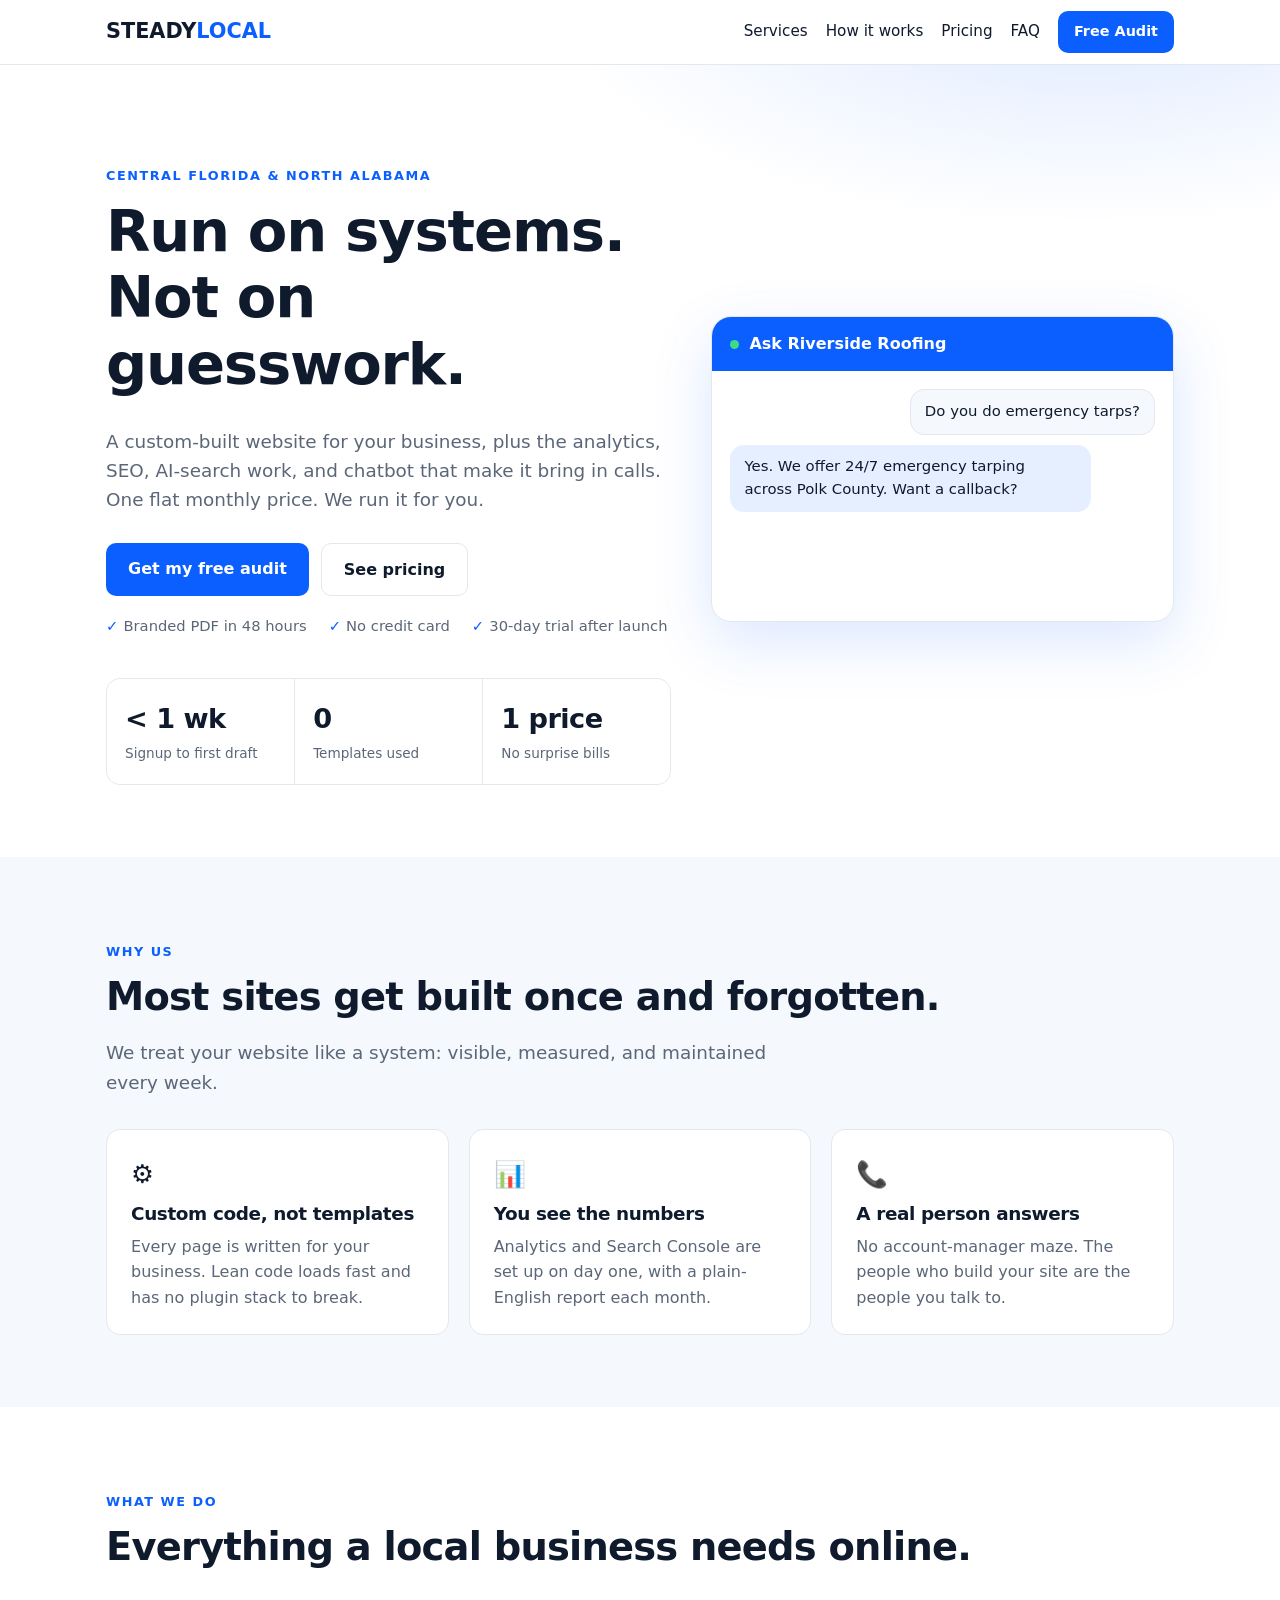
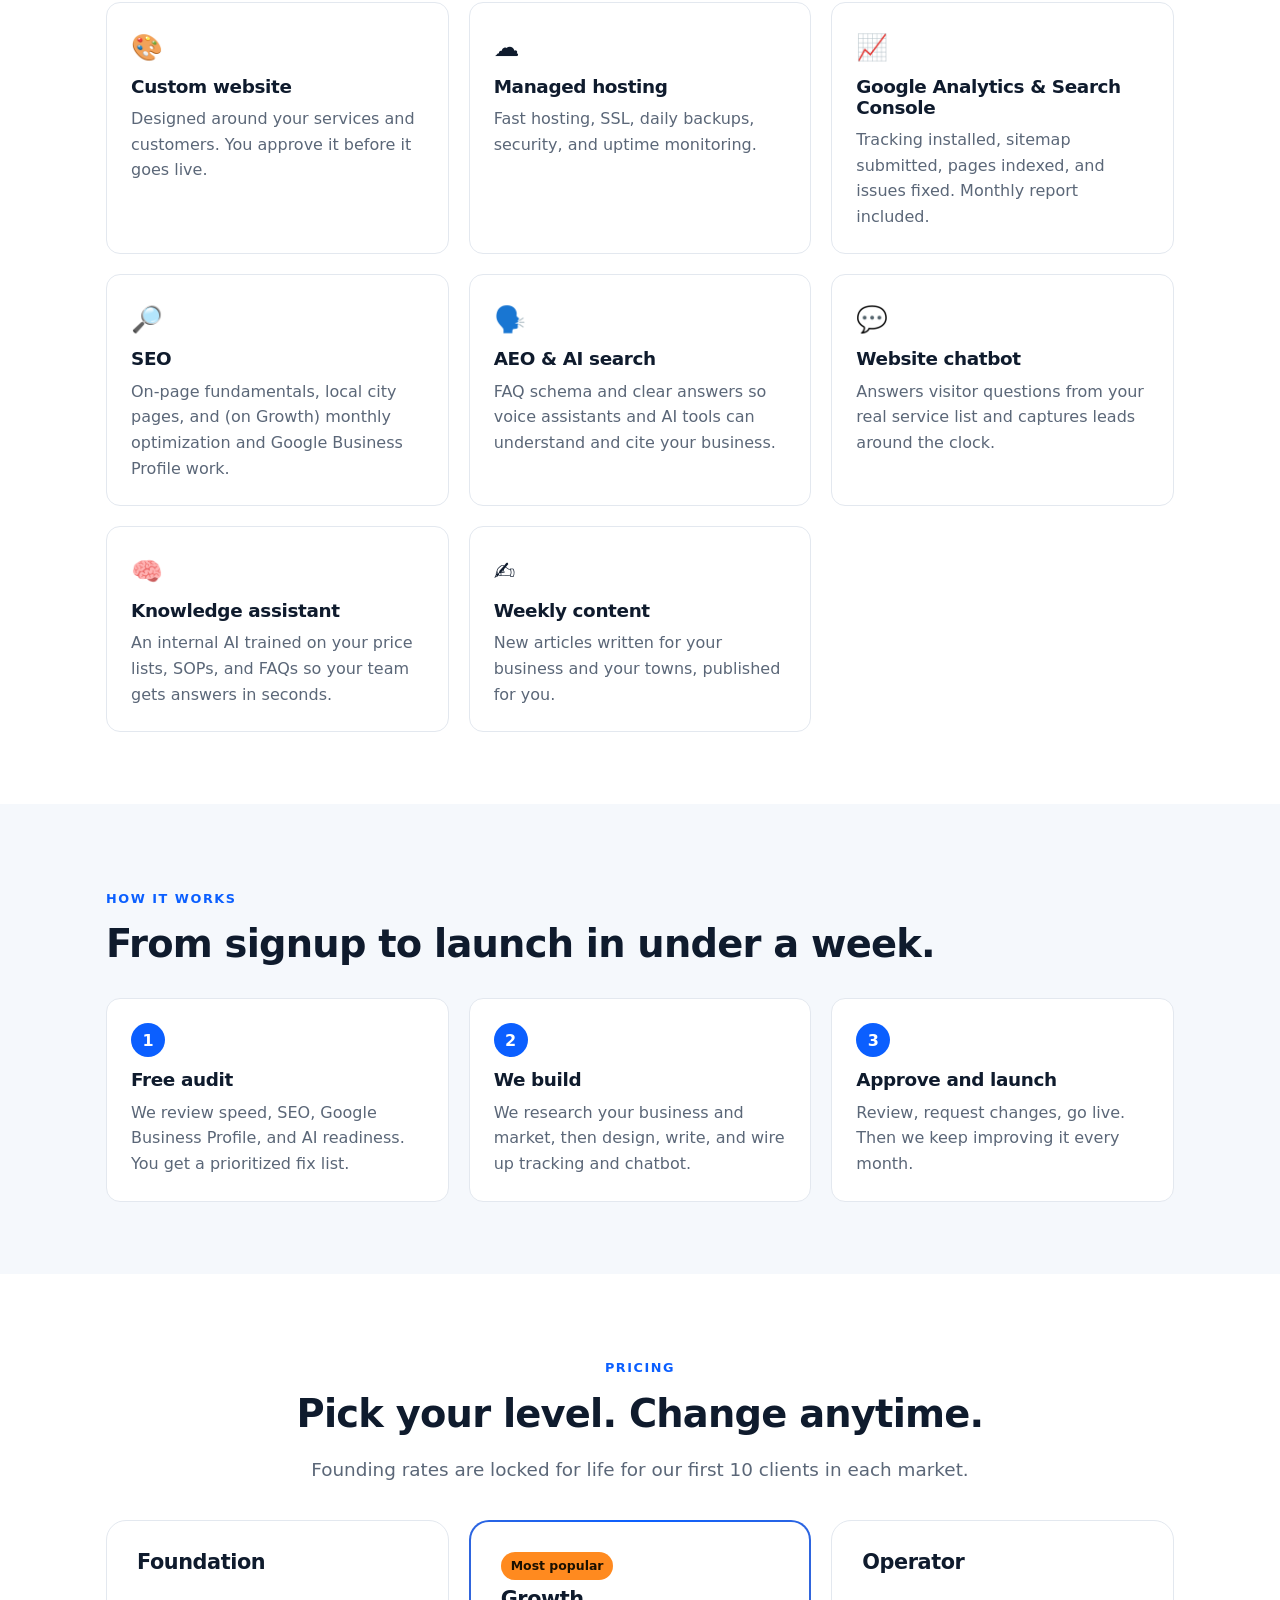
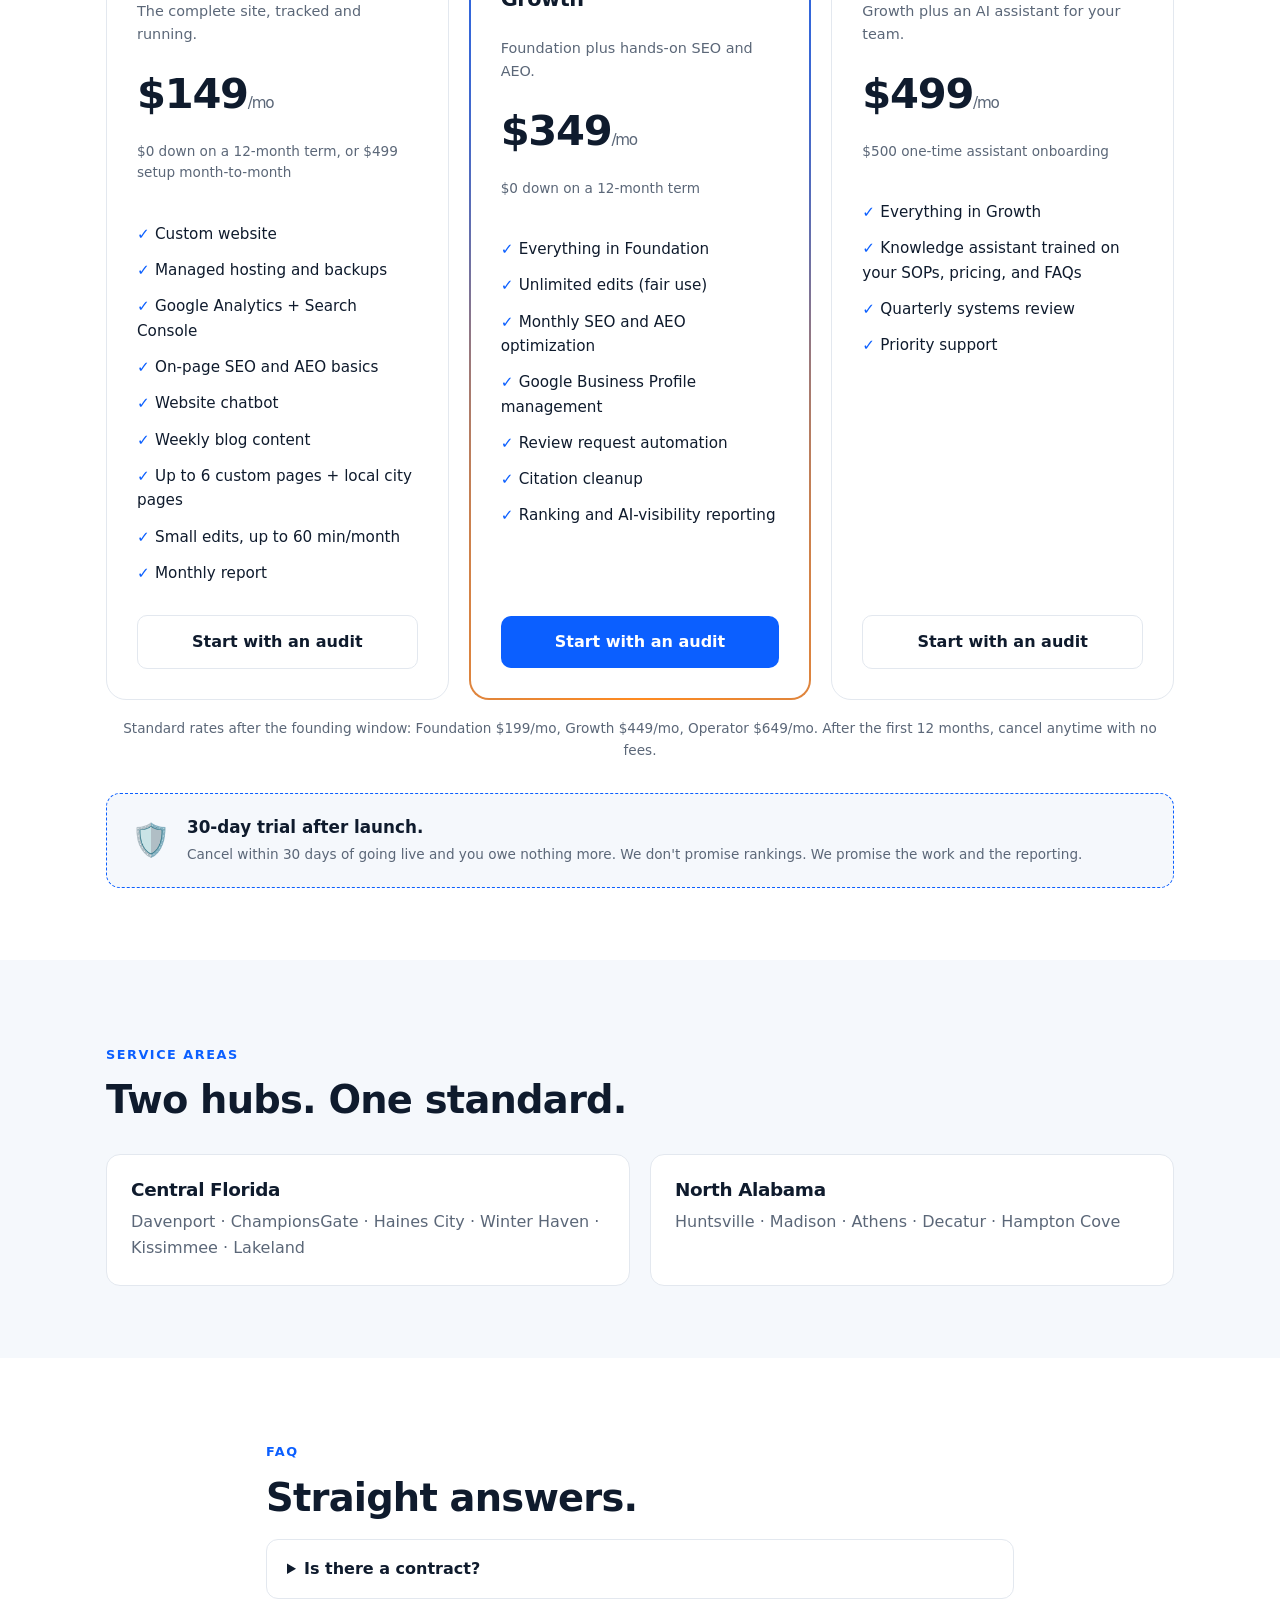
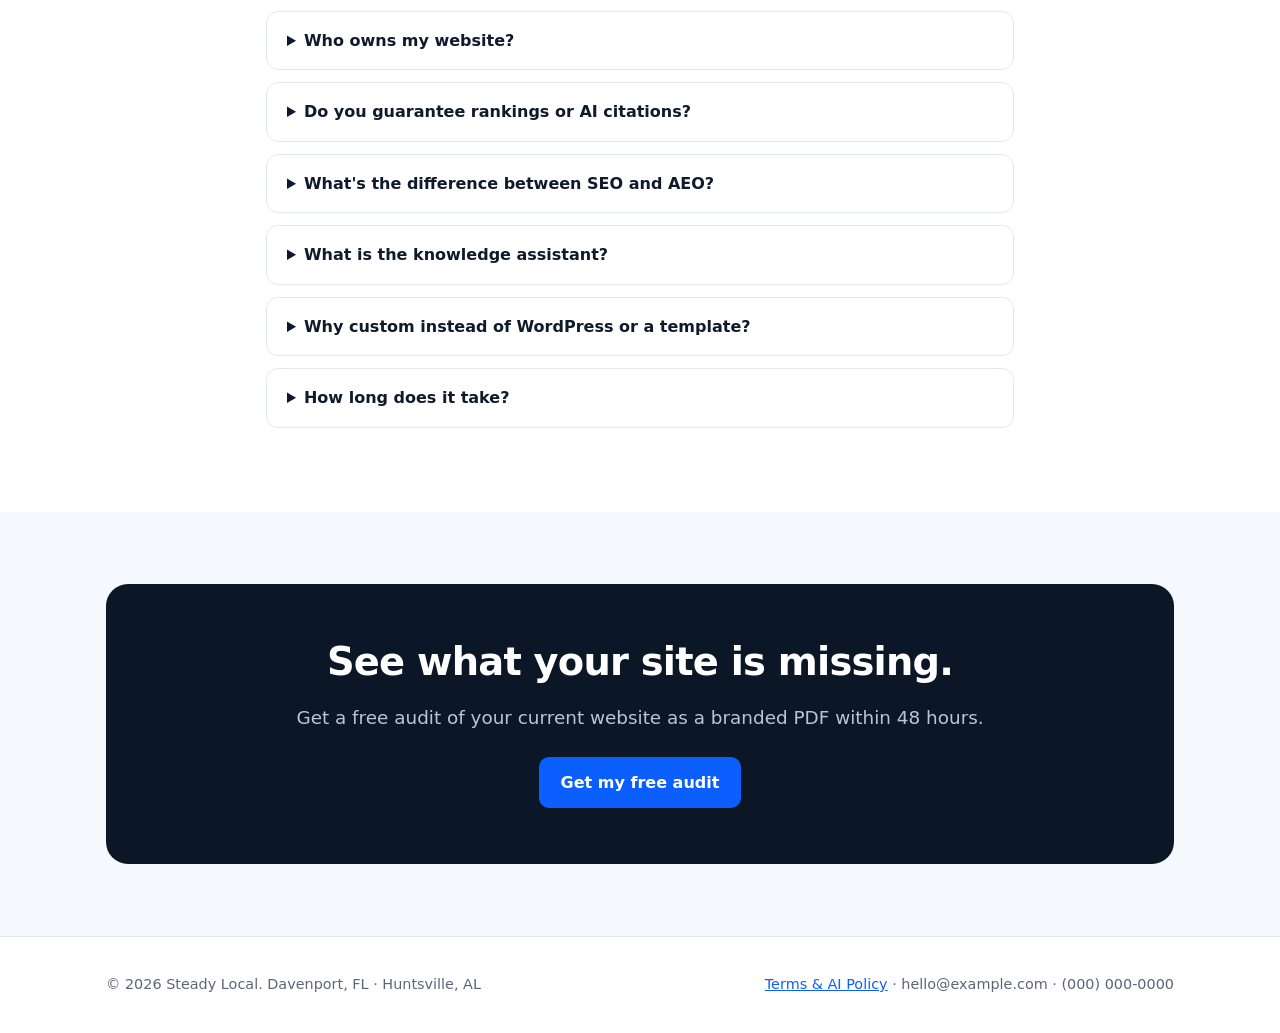
<file: index.html>
<!doctype html>
<html lang="en"><head>
<meta charset="utf-8"><meta name="viewport" content="width=device-width,initial-scale=1">
<title>Steady Local | Custom Websites, Run For You</title>
<meta name="description" content="A custom-built website for your local business, fully managed: analytics, SEO, AI-search optimization, chatbot, and weekly content. Serving Central Florida and North Alabama.">
<link rel="stylesheet" href="assets/styles.css">
<script type="application/ld+json">{"@context":"https://schema.org","@type":"ProfessionalService","name":"Steady Local","description":"Managed custom websites, local SEO, AI-search optimization, chatbots and knowledge assistants for small businesses","areaServed":["Davenport, FL","Polk County, FL","Huntsville, AL","Madison County, AL"],"url":"https://example.com"}</script>
<script type="application/ld+json">{"@context":"https://schema.org","@type":"FAQPage","mainEntity":[
{"@type":"Question","name":"Who owns my website?","acceptedAnswer":{"@type":"Answer","text":"You own your content, domain, and brand. A published buyout schedule lets you take the custom code with you if you leave."}},
{"@type":"Question","name":"Do you guarantee rankings?","acceptedAnswer":{"@type":"Answer","text":"No one can honestly guarantee rankings. We guarantee the work: setup, optimization, and clear monthly reporting."}},
{"@type":"Question","name":"How long does a launch take?","acceptedAnswer":{"@type":"Answer","text":"Usually under a week to a first draft, live as soon as you approve it."}}]}</script>
</head><body>
<header class="site"><div class="wrap">
<a class="logo" href="/">STEADY<span>LOCAL</span></a>
<nav><a href="/#services">Services</a><a href="/#how">How it works</a><a href="/#pricing">Pricing</a><a href="/#faq">FAQ</a><a class="btn sm" href="audit.html">Free Audit</a></nav>
</div></header>
<main>
<section class="hero"><div class="wrap hero-grid">
<div>
<p class="eyebrow">Central Florida &amp; North Alabama</p>
<h1>Run on systems.<br>Not on guesswork.</h1>
<p class="lead">A custom-built website for your business, plus the analytics, SEO, AI-search work, and chatbot that make it bring in calls. One flat monthly price. We run it for you.</p>
<div class="cta"><a class="btn" href="audit.html">Get my free audit</a><a class="btn ghost" href="#pricing">See pricing</a></div>
<ul class="checks"><li>Branded PDF in 48 hours</li><li>No credit card</li><li>30-day trial after launch</li></ul>
<div class="glass"><div><b>&lt; 1 wk</b><span>Signup to first draft</span></div><div><b>0</b><span>Templates used</span></div><div><b>1 price</b><span>No surprise bills</span></div></div>
</div>
<div class="chat" aria-label="Example chatbot on a client website">
<header><i></i> Ask Riverside Roofing</header>
<div class="msgs" id="msgs" aria-live="polite"></div>
</div>
</div></section>

<section class="alt" id="why"><div class="wrap">
<p class="eyebrow">Why us</p><h2>Most sites get built once and forgotten.</h2>
<p class="lead">We treat your website like a system: visible, measured, and maintained every week.</p>
<div class="grid">
<div class="card"><div class="ic">⚙️</div><h3>Custom code, not templates</h3><p>Every page is written for your business. Lean code loads fast and has no plugin stack to break.</p></div>
<div class="card"><div class="ic">📊</div><h3>You see the numbers</h3><p>Analytics and Search Console are set up on day one, with a plain-English report each month.</p></div>
<div class="card"><div class="ic">📞</div><h3>A real person answers</h3><p>No account-manager maze. The people who build your site are the people you talk to.</p></div>
</div></div></section>

<section id="services"><div class="wrap">
<p class="eyebrow">What we do</p><h2>Everything a local business needs online.</h2>
<div class="grid">
<div class="card"><div class="ic">🎨</div><h3>Custom website</h3><p>Designed around your services and customers. You approve it before it goes live.</p></div>
<div class="card"><div class="ic">☁️</div><h3>Managed hosting</h3><p>Fast hosting, SSL, daily backups, security, and uptime monitoring.</p></div>
<div class="card"><div class="ic">📈</div><h3>Google Analytics &amp; Search Console</h3><p>Tracking installed, sitemap submitted, pages indexed, and issues fixed. Monthly report included.</p></div>
<div class="card"><div class="ic">🔎</div><h3>SEO</h3><p>On-page fundamentals, local city pages, and (on Growth) monthly optimization and Google Business Profile work.</p></div>
<div class="card"><div class="ic">🗣️</div><h3>AEO &amp; AI search</h3><p>FAQ schema and clear answers so voice assistants and AI tools can understand and cite your business.</p></div>
<div class="card"><div class="ic">💬</div><h3>Website chatbot</h3><p>Answers visitor questions from your real service list and captures leads around the clock.</p></div>
<div class="card"><div class="ic">🧠</div><h3>Knowledge assistant</h3><p>An internal AI trained on your price lists, SOPs, and FAQs so your team gets answers in seconds.</p></div>
<div class="card"><div class="ic">✍️</div><h3>Weekly content</h3><p>New articles written for your business and your towns, published for you.</p></div>
</div></div></section>

<section class="alt" id="how"><div class="wrap">
<p class="eyebrow">How it works</p><h2>From signup to launch in under a week.</h2>
<div class="grid steps">
<div class="card"><h3>Free audit</h3><p>We review speed, SEO, Google Business Profile, and AI readiness. You get a prioritized fix list.</p></div>
<div class="card"><h3>We build</h3><p>We research your business and market, then design, write, and wire up tracking and chatbot.</p></div>
<div class="card"><h3>Approve and launch</h3><p>Review, request changes, go live. Then we keep improving it every month.</p></div>
</div></div></section>

<section id="pricing"><div class="wrap" style="text-align:center">
<p class="eyebrow">Pricing</p><h2>Pick your level. Change anytime.</h2>
<p class="lead" style="margin:0 auto">Founding rates are locked for life for our first 10 clients in each market.</p>
<div class="tiers">
<div class="tier"><h3>Foundation</h3><p class="sub">The complete site, tracked and running.</p>
<div class="amt">$149<small>/mo</small></div><p class="note">$0 down on a 12-month term, or $499 setup month-to-month</p>
<ul><li>Custom website</li><li>Managed hosting and backups</li><li>Google Analytics + Search Console</li><li>On-page SEO and AEO basics</li><li>Website chatbot</li><li>Weekly blog content</li><li>Up to 6 custom pages + local city pages</li><li>Small edits, up to 60 min/month</li><li>Monthly report</li></ul>
<a class="btn ghost" href="audit.html">Start with an audit</a></div>
<div class="tier pop"><span class="badge" style="align-self:flex-start;margin-bottom:8px">Most popular</span><h3>Growth</h3><p class="sub">Foundation plus hands-on SEO and AEO.</p>
<div class="amt">$349<small>/mo</small></div><p class="note">$0 down on a 12-month term</p>
<ul><li>Everything in Foundation</li><li>Unlimited edits (fair use)</li><li>Monthly SEO and AEO optimization</li><li>Google Business Profile management</li><li>Review request automation</li><li>Citation cleanup</li><li>Ranking and AI-visibility reporting</li></ul>
<a class="btn" href="audit.html">Start with an audit</a></div>
<div class="tier"><h3>Operator</h3><p class="sub">Growth plus an AI assistant for your team.</p>
<div class="amt">$499<small>/mo</small></div><p class="note">$500 one-time assistant onboarding</p>
<ul><li>Everything in Growth</li><li>Knowledge assistant trained on your SOPs, pricing, and FAQs</li><li>Quarterly systems review</li><li>Priority support</li></ul>
<a class="btn ghost" href="audit.html">Start with an audit</a></div>
</div>
<p class="note" style="margin-top:18px">Standard rates after the founding window: Foundation $199/mo, Growth $449/mo, Operator $649/mo. After the first 12 months, cancel anytime with no fees.</p>
<div class="guarantee"><span style="font-size:2rem">🛡️</span><div><b>30-day trial after launch.</b><br><span class="note">Cancel within 30 days of going live and you owe nothing more. We don't promise rankings. We promise the work and the reporting.</span></div></div>
</div></section>

<section class="alt" id="areas"><div class="wrap">
<p class="eyebrow">Service areas</p><h2>Two hubs. One standard.</h2>
<div class="grid"><div class="card"><h3>Central Florida</h3><p>Davenport · ChampionsGate · Haines City · Winter Haven · Kissimmee · Lakeland</p></div>
<div class="card"><h3>North Alabama</h3><p>Huntsville · Madison · Athens · Decatur · Hampton Cove</p></div></div></div></section>

<section id="faq"><div class="wrap" style="max-width:780px">
<p class="eyebrow">FAQ</p><h2>Straight answers.</h2>
<details><summary>Is there a contract?</summary><p>$0-down plans run 12 months, then go month to month with no fees. If you pay the $499 setup on Foundation, you stay month to month from day one. Either way you get a 30-day trial after launch.</p></details>
<details><summary>Who owns my website?</summary><p>You own your content, domain, and brand. A published buyout schedule lets you take the custom code with you if you leave. [Edit to match your final terms.]</p></details>
<details><summary>Do you guarantee rankings or AI citations?</summary><p>No. No one can honestly promise that. We guarantee the setup, the optimization work, and clear monthly reporting.</p></details>
<details><summary>What's the difference between SEO and AEO?</summary><p>SEO helps you rank in Google. AEO structures your answers so voice assistants, snippets, and AI tools can understand and quote your business.</p></details>
<details><summary>What is the knowledge assistant?</summary><p>A private AI for your staff, trained on your own documents: price lists, procedures, FAQs. It's separate from the public website chatbot. See our <a href="terms.html">AI policy</a>.</p></details>
<details><summary>Why custom instead of WordPress or a template?</summary><p>Custom builds ship less code, load faster, and can be tuned exactly to your business, with no plugin stack to maintain.</p></details>
<details><summary>How long does it take?</summary><p>Usually under a week to a first draft. It goes live as soon as you approve it.</p></details>
</div></section>

<section class="alt"><div class="wrap"><div class="cta-band">
<h2>See what your site is missing.</h2>
<p class="lead">Get a free audit of your current website as a branded PDF within 48 hours.</p>
<a class="btn" href="audit.html">Get my free audit</a>
</div></div></section>
</main>
<footer><div class="wrap"><span>© <span id="y"></span> Steady Local. Davenport, FL · Huntsville, AL</span><span><a href="terms.html">Terms &amp; AI Policy</a> · hello@example.com · (000) 000-0000</span></div></footer>
<script>document.getElementById("y").textContent=new Date().getFullYear()</script>
<script>
const script=[["u","Do you do emergency tarps?"],["b","Yes. We offer 24/7 emergency tarping across Polk County. Want a callback?"],["u","How much is a repair?"],["b","Most repairs are quoted after a free inspection. I can book one for you now."]];
const box=document.getElementById("msgs");let i=0;
function next(){if(i>=script.length)return;const[m,t]=script[i++];const d=document.createElement("div");d.className="msg "+m;d.textContent=t;box.appendChild(d);setTimeout(next,1400)}
if(matchMedia("(prefers-reduced-motion:reduce)").matches){script.forEach(([m,t])=>{const d=document.createElement("div");d.className="msg "+m;d.style.animation="none";d.textContent=t;box.appendChild(d)})}else next();
</script>
</body></html>
</file>
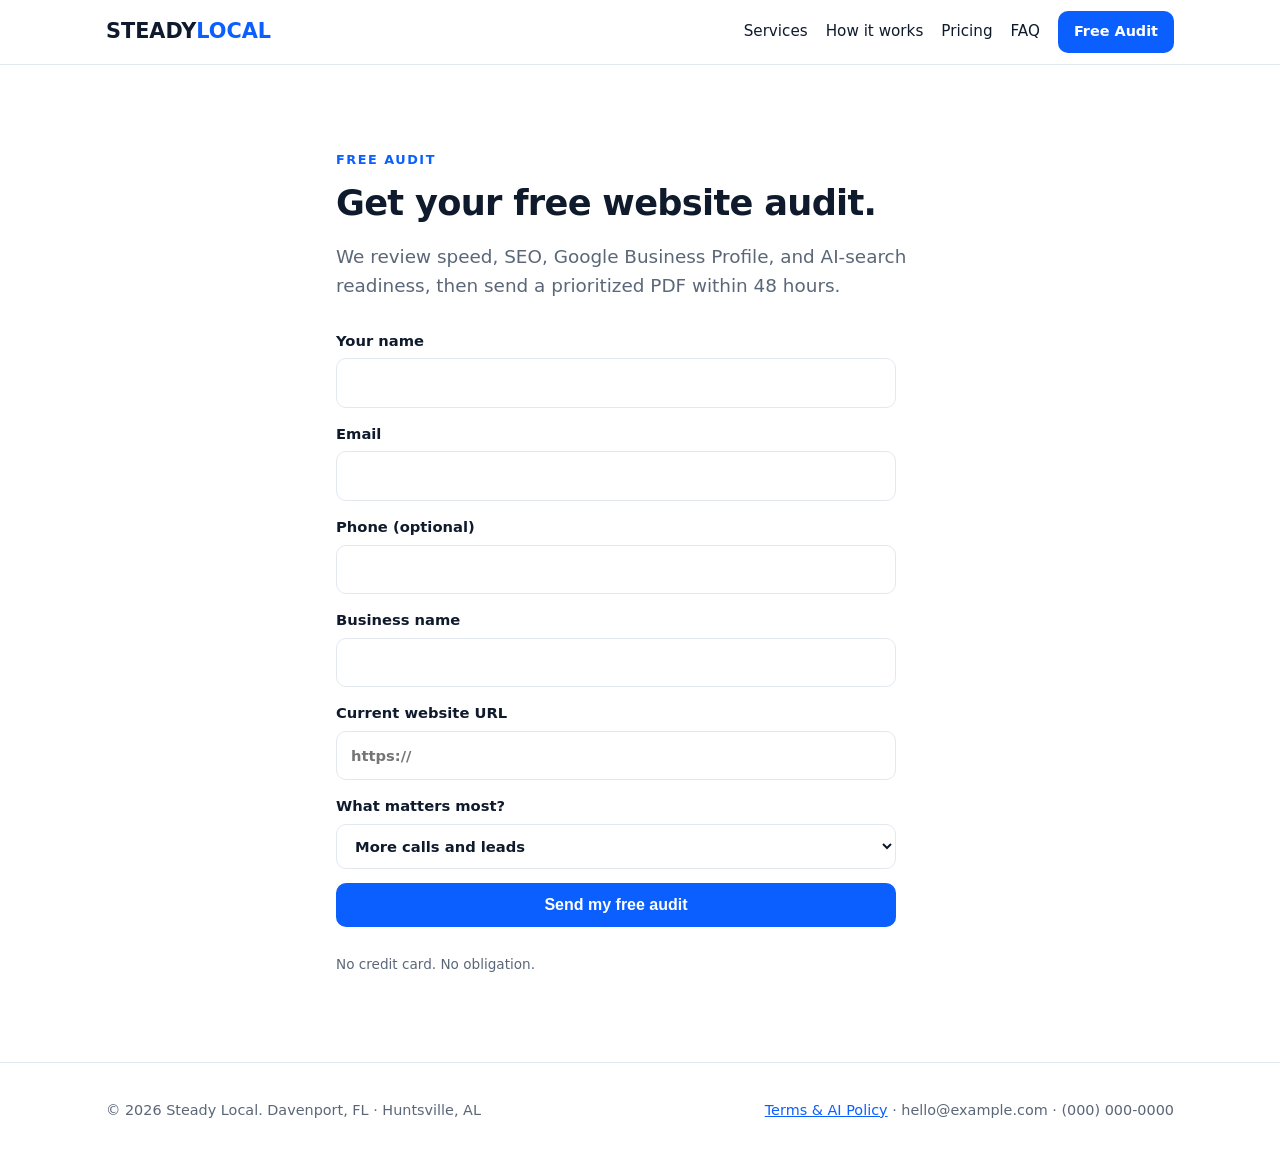
<file: audit.html>
<!doctype html>
<html lang="en"><head>
<meta charset="utf-8"><meta name="viewport" content="width=device-width,initial-scale=1">
<title>Free Website Audit | Steady Local</title>
<meta name="description" content="Get a free audit of your website: speed, SEO, Google Business Profile, and AI-search readiness.">
<link rel="stylesheet" href="assets/styles.css">
</head><body>
<header class="site"><div class="wrap">
<a class="logo" href="/">STEADY<span>LOCAL</span></a>
<nav><a href="/#services">Services</a><a href="/#how">How it works</a><a href="/#pricing">Pricing</a><a href="/#faq">FAQ</a><a class="btn sm" href="audit.html">Free Audit</a></nav>
</div></header>
<main><section><div class="wrap" style="max-width:640px">
<p class="eyebrow">Free audit</p><h1 style="font-size:2.2rem">Get your free website audit.</h1>
<p class="lead">We review speed, SEO, Google Business Profile, and AI-search readiness, then send a prioritized PDF within 48 hours.</p>
<div style="margin-top:28px">
<form class="f" data-lead="Free audit request">
<label>Your name<input name="name" required autocomplete="name"></label>
<label>Email<input type="email" name="email" required autocomplete="email"></label>
<label>Phone (optional)<input type="tel" name="phone" autocomplete="tel"></label>
<label>Business name<input name="business" required></label>
<label>Current website URL<input type="url" name="website" placeholder="https://"></label>
<label>What matters most?<select name="goal"><option>More calls and leads</option><option>Show up on Google</option><option>Show up in AI search</option><option>Replace my outdated site</option></select></label>
<button class="btn" type="submit">Send my free audit</button>
<p class="note">No credit card. No obligation.</p>
</form>
<div class="ok"><b>Thanks!</b> We'll send your audit within 48 hours.</div>
</div></div></section></main>
<footer><div class="wrap"><span>© <span id="y"></span> Steady Local. Davenport, FL · Huntsville, AL</span><span><a href="terms.html">Terms &amp; AI Policy</a> · hello@example.com · (000) 000-0000</span></div></footer>
<script>document.getElementById("y").textContent=new Date().getFullYear()</script>
<script src="assets/site.js"></script>
</body></html>
</file>
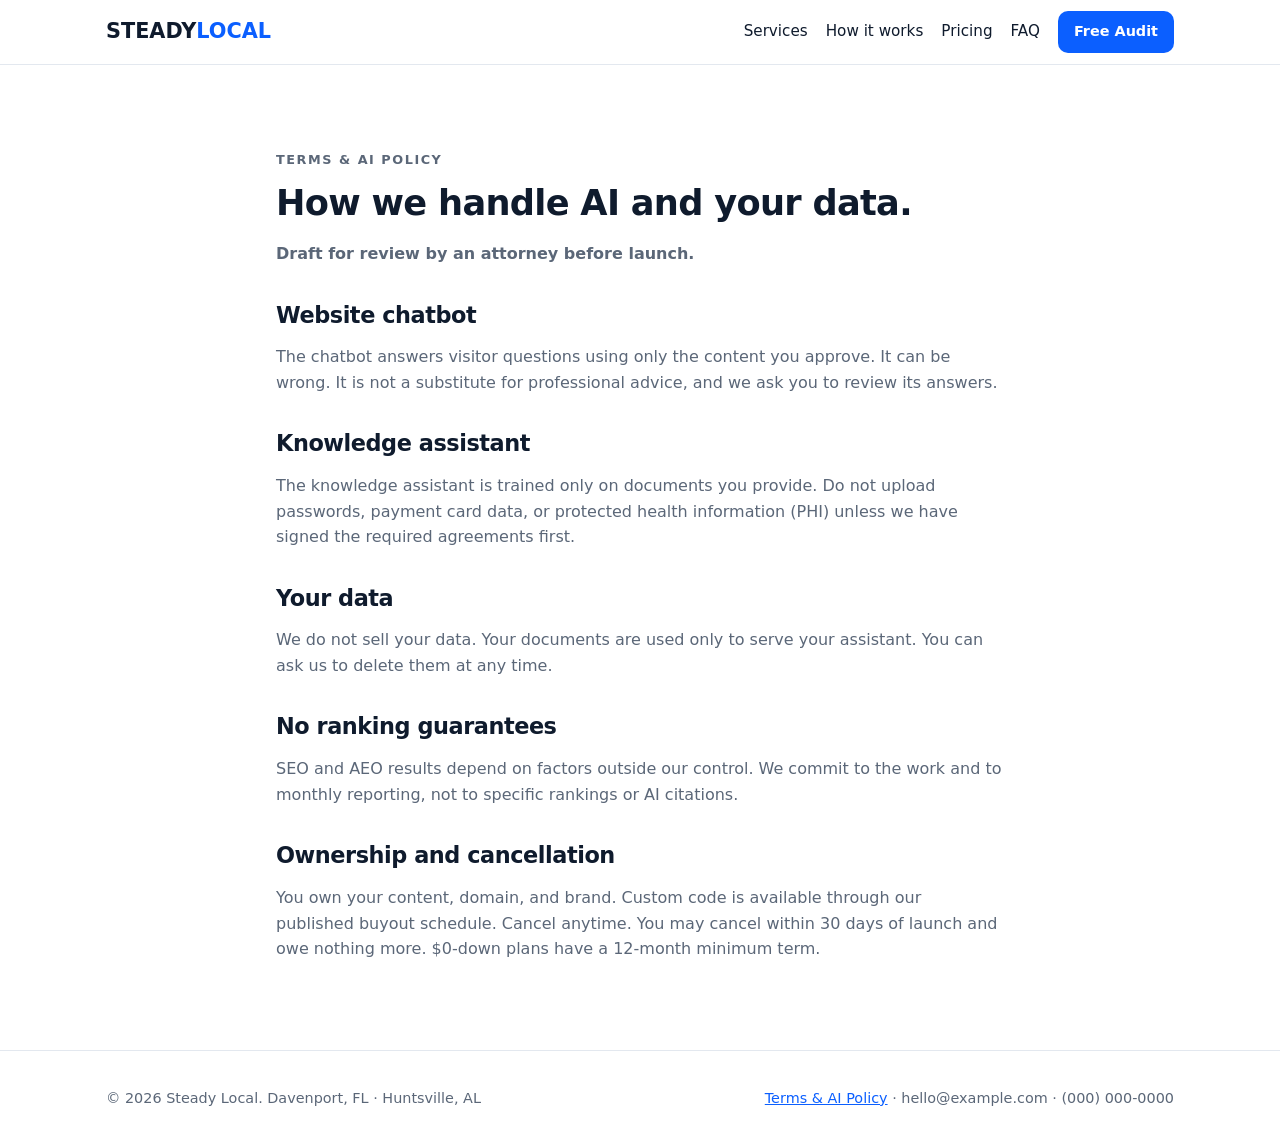
<file: terms.html>
<!doctype html>
<html lang="en"><head>
<meta charset="utf-8"><meta name="viewport" content="width=device-width,initial-scale=1">
<title>Terms & AI Policy | Steady Local</title>
<meta name="description" content="How Steady Local handles AI chatbots, knowledge assistants, and client data.">
<link rel="stylesheet" href="assets/styles.css">
</head><body>
<header class="site"><div class="wrap">
<a class="logo" href="/">STEADY<span>LOCAL</span></a>
<nav><a href="/#services">Services</a><a href="/#how">How it works</a><a href="/#pricing">Pricing</a><a href="/#faq">FAQ</a><a class="btn sm" href="audit.html">Free Audit</a></nav>
</div></header>
<main><section><div class="wrap prose">
<p class="eyebrow">Terms &amp; AI policy</p><h1 style="font-size:2.2rem">How we handle AI and your data.</h1>
<p><b>Draft for review by an attorney before launch.</b></p>
<h2>Website chatbot</h2><p>The chatbot answers visitor questions using only the content you approve. It can be wrong. It is not a substitute for professional advice, and we ask you to review its answers.</p>
<h2>Knowledge assistant</h2><p>The knowledge assistant is trained only on documents you provide. Do not upload passwords, payment card data, or protected health information (PHI) unless we have signed the required agreements first.</p>
<h2>Your data</h2><p>We do not sell your data. Your documents are used only to serve your assistant. You can ask us to delete them at any time.</p>
<h2>No ranking guarantees</h2><p>SEO and AEO results depend on factors outside our control. We commit to the work and to monthly reporting, not to specific rankings or AI citations.</p>
<h2>Ownership and cancellation</h2><p>You own your content, domain, and brand. Custom code is available through our published buyout schedule. Cancel anytime. You may cancel within 30 days of launch and owe nothing more. $0-down plans have a 12-month minimum term.</p>
</div></section></main>
<footer><div class="wrap"><span>© <span id="y"></span> Steady Local. Davenport, FL · Huntsville, AL</span><span><a href="terms.html">Terms &amp; AI Policy</a> · hello@example.com · (000) 000-0000</span></div></footer>
<script>document.getElementById("y").textContent=new Date().getFullYear()</script>
</body></html>
</file>
<file: assets/styles.css>
:root{--bg:#fff;--ink:#0f1b2d;--muted:#5b6778;--line:#e3e8ef;--brand:#0b5fff;--brand-d:#0846c2;--accent:#ff8a1f;--soft:#f5f8fc;--dark:#0b1626;--r:14px}
@media(prefers-color-scheme:dark){:root{--bg:#0b1626;--ink:#eef3fa;--muted:#9fb0c6;--line:#22344d;--soft:#102138;--dark:#060e1a}}
*{box-sizing:border-box}html{scroll-behavior:smooth}
body{margin:0;font:16px/1.6 system-ui,-apple-system,"Segoe UI",Roboto,sans-serif;color:var(--ink);background:var(--bg)}
img{max-width:100%}a{color:var(--brand)}
.wrap{max-width:1100px;margin:0 auto;padding:0 16px}
h1,h2,h3{line-height:1.15;margin:0 0 .5em;letter-spacing:-.02em}
h1{font-size:clamp(2.1rem,5.5vw,3.6rem)}h2{font-size:clamp(1.6rem,3.5vw,2.4rem)}h3{font-size:1.15rem}
.eyebrow{font-size:.8rem;font-weight:700;letter-spacing:.12em;text-transform:uppercase;color:var(--brand)}
.lead{font-size:1.15rem;color:var(--muted);max-width:60ch}
header.site{position:sticky;top:0;z-index:10;background:var(--bg);border-bottom:1px solid var(--line)}
header.site .wrap{display:flex;align-items:center;justify-content:space-between;height:64px;gap:12px}
.logo{font-weight:800;font-size:1.3rem;text-decoration:none;color:var(--ink)}.logo span{color:var(--brand)}
nav a{margin-left:18px;text-decoration:none;color:var(--ink);font-weight:500;font-size:.95rem}
nav a:hover{color:var(--brand)}
.btn{display:inline-block;background:var(--brand);color:#fff!important;padding:13px 22px;border-radius:10px;font-weight:700;text-decoration:none;border:0;cursor:pointer;font-size:1rem}
.btn:hover{background:var(--brand-d)}.btn.ghost{background:transparent;color:var(--ink)!important;border:1.5px solid var(--line)}
.btn.sm{padding:9px 16px;font-size:.9rem}
section{padding:72px 0}section.alt{background:var(--soft)}
.hero{padding:88px 0 72px}.hero .cta{display:flex;gap:12px;flex-wrap:wrap;margin:28px 0 18px}
.checks{list-style:none;padding:0;margin:0;display:flex;gap:6px 22px;flex-wrap:wrap;color:var(--muted);font-size:.92rem}
.checks li:before{content:"✓ ";color:var(--brand);font-weight:700}
.stats{display:grid;grid-template-columns:repeat(auto-fit,minmax(150px,1fr));gap:16px;margin-top:44px}
.stat{padding:18px;border:1px solid var(--line);border-radius:var(--r);background:var(--soft)}
.stat b{display:block;font-size:1.9rem;letter-spacing:-.02em}.stat span{color:var(--muted);font-size:.9rem}
.grid{display:grid;gap:20px;grid-template-columns:repeat(auto-fit,minmax(260px,1fr));margin-top:32px}
.card{border:1px solid var(--line);border-radius:var(--r);padding:24px;background:var(--bg)}
.card p{color:var(--muted);margin:0}.card .ic{font-size:1.6rem;margin-bottom:8px}
.steps{counter-reset:s}.steps .card:before{counter-increment:s;content:counter(s);display:inline-grid;place-items:center;width:34px;height:34px;border-radius:50%;background:var(--brand);color:#fff;font-weight:700;margin-bottom:12px}
.price{max-width:560px;margin:32px auto 0;border:2px solid var(--brand);border-radius:20px;padding:34px;background:var(--bg);text-align:center}
.price .amt{font-size:3rem;font-weight:800;letter-spacing:-.03em}.price .amt small{font-size:1rem;color:var(--muted);font-weight:500}
.price ul{text-align:left;list-style:none;padding:0;margin:22px 0}.price li{padding:7px 0;border-bottom:1px solid var(--line)}
.price li:before{content:"✓ ";color:var(--brand);font-weight:700}
.badge{display:inline-block;background:var(--accent);color:#1a1000;font-weight:700;font-size:.78rem;padding:4px 10px;border-radius:99px}
details{border:1px solid var(--line);border-radius:12px;padding:16px 20px;margin-bottom:12px;background:var(--bg)}
summary{font-weight:600;cursor:pointer}details p{color:var(--muted);margin:10px 0 0}
.cta-band{background:var(--dark);color:#fff;text-align:center;border-radius:22px;padding:56px 24px}
.cta-band .lead{color:#b8c6db;margin:0 auto 24px}
form.f{display:grid;gap:14px;max-width:560px}
label{font-weight:600;font-size:.92rem;display:grid;gap:6px}
input,select,textarea{font:inherit;padding:12px 14px;border:1.5px solid var(--line);border-radius:10px;background:var(--bg);color:var(--ink)}
input:focus,select:focus,textarea:focus{outline:2px solid var(--brand);border-color:transparent}
.note{font-size:.85rem;color:var(--muted)}.ok{display:none;padding:14px;border-radius:10px;background:var(--soft);border:1px solid var(--brand)}
footer{border-top:1px solid var(--line);padding:36px 0;color:var(--muted);font-size:.9rem}
footer .wrap{display:flex;justify-content:space-between;gap:16px;flex-wrap:wrap}
@media(max-width:720px){nav a:not(.btn){display:none}section{padding:52px 0}}
/* v2 additions */
.hero-grid{display:grid;gap:40px;grid-template-columns:1.1fr .9fr;align-items:center}
@media(max-width:860px){.hero-grid{grid-template-columns:1fr}}
.hero{background:radial-gradient(900px 400px at 85% -10%,rgba(11,95,255,.14),transparent 60%)}
.chat{border:1px solid var(--line);border-radius:20px;background:var(--bg);box-shadow:0 20px 60px rgba(11,95,255,.15);overflow:hidden}
.chat header{padding:14px 18px;background:var(--brand);color:#fff;font-weight:700;display:flex;gap:10px;align-items:center}
.chat header i{width:9px;height:9px;border-radius:50%;background:#3ddc84;display:inline-block}
.chat .msgs{padding:18px;display:grid;gap:10px;min-height:250px;align-content:start}
.msg{max-width:85%;padding:10px 14px;border-radius:14px;font-size:.93rem;animation:up .4s both}
.msg.u{justify-self:end;background:var(--soft);border:1px solid var(--line)}.msg.b{background:rgba(11,95,255,.1)}
@keyframes up{from{opacity:0;transform:translateY(8px)}to{opacity:1;transform:none}}
.glass{display:grid;grid-template-columns:repeat(3,1fr);gap:1px;background:var(--line);border:1px solid var(--line);border-radius:var(--r);overflow:hidden;margin-top:40px}
.glass div{background:var(--bg);padding:18px}.glass b{display:block;font-size:1.7rem;letter-spacing:-.02em}.glass span{font-size:.85rem;color:var(--muted)}
.tiers{display:grid;gap:20px;grid-template-columns:repeat(auto-fit,minmax(270px,1fr));margin-top:36px;align-items:stretch;text-align:left}
.tier{border:1px solid var(--line);border-radius:20px;padding:30px;background:var(--bg);display:flex;flex-direction:column}
.tier.pop{border:2px solid transparent;background:linear-gradient(var(--bg),var(--bg)) padding-box,conic-gradient(from var(--a,0deg),var(--brand),var(--accent),var(--brand)) border-box;animation:spin 6s linear infinite}
@property --a{syntax:"<angle>";inherits:false;initial-value:0deg}@keyframes spin{to{--a:360deg}}
.tier h3{font-size:1.3rem}.tier .amt{font-size:2.6rem;font-weight:800;letter-spacing:-.03em}.tier .amt small{font-size:.95rem;color:var(--muted);font-weight:500}
.tier ul{list-style:none;padding:0;margin:18px 0 24px;flex:1}.tier li{padding:6px 0;font-size:.95rem}.tier li:before{content:"✓ ";color:var(--brand);font-weight:700}
.tier .btn{text-align:center}.tier .sub{color:var(--muted);font-size:.9rem;min-height:2.8em}
.addons{display:grid;gap:14px;grid-template-columns:repeat(auto-fit,minmax(230px,1fr));margin-top:26px}
.guarantee{display:flex;gap:16px;align-items:center;border:1px dashed var(--brand);border-radius:var(--r);padding:20px 24px;margin-top:32px;background:var(--soft);text-align:left}
.guarantee b{font-size:1.05rem}.tag{font-size:.75rem;background:var(--soft);border:1px solid var(--line);padding:2px 8px;border-radius:99px;color:var(--muted)}
.prose{max-width:760px}.prose h2{margin-top:1.6em;font-size:1.4rem}.prose p,.prose li{color:var(--muted)}
</file>
